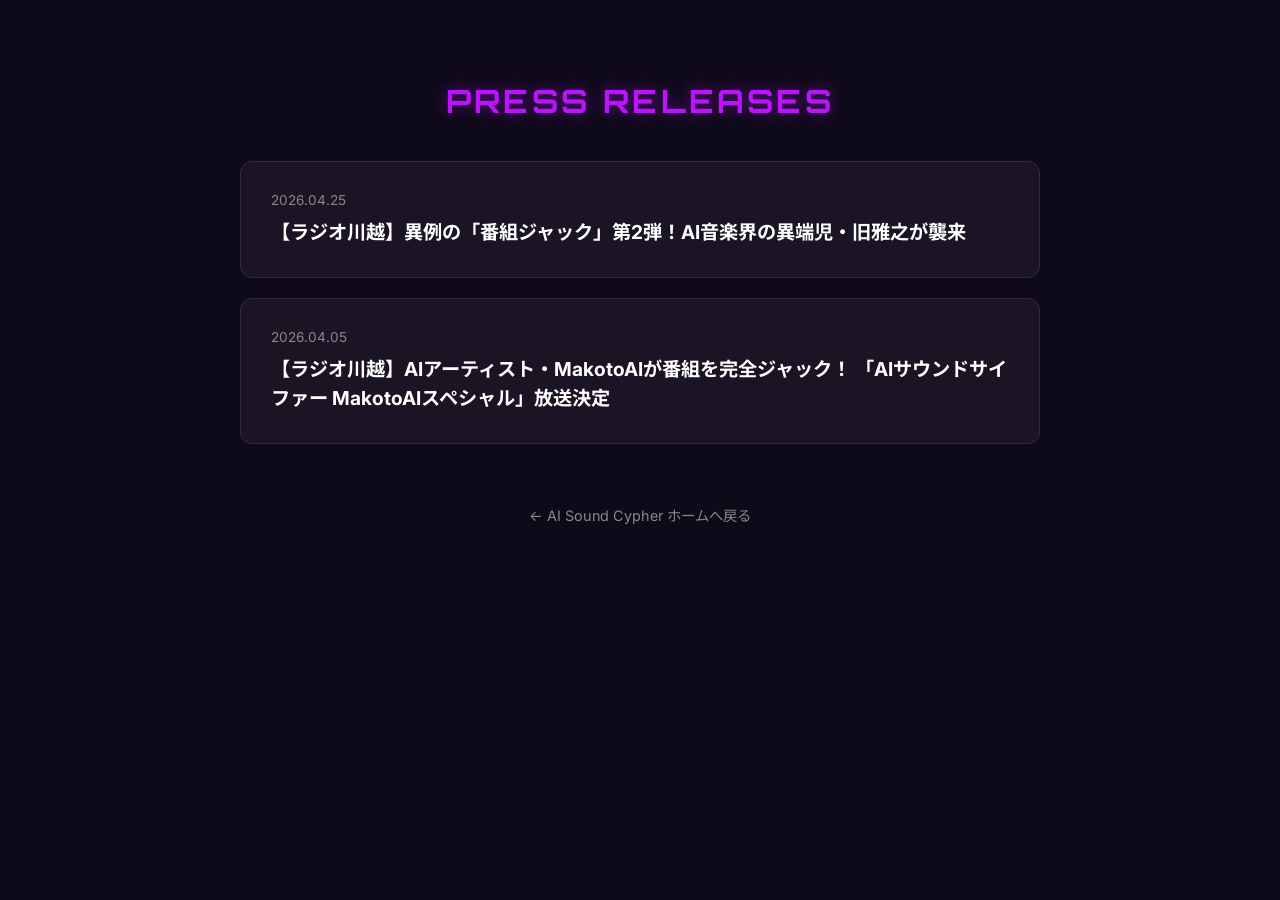
<file: pr/index.html>
<!DOCTYPE html>
<html lang="ja">
<head>
    <meta charset="UTF-8">
    <meta name="viewport" content="width=device-width, initial-scale=1.0">
    <title>プレスリリース一覧 | AI Sound Cypher</title>
    <!-- Google Fonts -->
    <link rel="preconnect" href="https://fonts.googleapis.com">
    <link rel="preconnect" href="https://fonts.gstatic.com" crossorigin>
    <link href="https://fonts.googleapis.com/css2?family=Orbitron:wght@400;700&family=Inter:wght@400;600&family=Noto+Sans+JP:wght@400;700&display=swap" rel="stylesheet">
    <link rel="icon" type="image/png" href="../asc-logo.png">
    <style>
        :root {
            --primary: #bc13fe;
            --bg: #0f0a1a;
            --surface: #1a1425;
            --text: #ffffff;
        }
        body {
            font-family: 'Inter', 'Noto Sans JP', sans-serif;
            background-color: var(--bg);
            color: var(--text);
            margin: 0;
            padding: 0;
            min-height: 100vh;
        }
        .container {
            max-width: 800px;
            margin: 0 auto;
            padding: 60px 20px;
        }
        h1 {
            font-family: 'Orbitron', sans-serif;
            text-align: center;
            margin-bottom: 40px;
            letter-spacing: 0.1em;
            color: var(--primary);
            text-shadow: 0 0 15px rgba(188, 19, 254, 0.5);
        }
        .pr-list {
            display: flex;
            flex-direction: column;
            gap: 20px;
        }
        .pr-item {
            background-color: var(--surface);
            padding: 30px;
            border-radius: 12px;
            text-decoration: none;
            color: inherit;
            border: 1px solid #332a40;
            transition: all 0.3s ease;
        }
        .pr-item:hover {
            transform: translateY(-5px);
            border-color: var(--primary);
            box-shadow: 0 10px 30px rgba(188, 19, 254, 0.2);
        }
        .date {
            font-size: 0.85rem;
            color: #888;
            margin-bottom: 10px;
            display: block;
        }
        .title {
            font-size: 1.2rem;
            font-weight: 700;
            line-height: 1.5;
        }
        .back-home {
            display: block;
            text-align: center;
            margin-top: 60px;
            color: #888;
            text-decoration: none;
            font-size: 0.9rem;
        }
        .back-home:hover {
            color: var(--primary);
        }
    </style>
</head>
<body>
    <div class="container">
        <h1>PRESS RELEASES</h1>
        <div class="pr-list">
            <a href="/ai-sound-cypher/pr/vol2.html" class="pr-item">
                <span class="date">2026.04.25</span>
                <div class="title">【ラジオ川越】異例の「番組ジャック」第2弾！AI音楽界の異端児・旧雅之が襲来</div>
            </a>
            <a href="/ai-sound-cypher/pr/vol1.html" class="pr-item">
                <span class="date">2026.04.05</span>
                <div class="title">【ラジオ川越】AIアーティスト・MakotoAIが番組を完全ジャック！ 「AIサウンドサイファー MakotoAIスペシャル」放送決定</div>
            </a>
        </div>
        <a href="/ai-sound-cypher/" class="back-home">← AI Sound Cypher ホームへ戻る</a>
    </div>
</body>
</html>
</file>
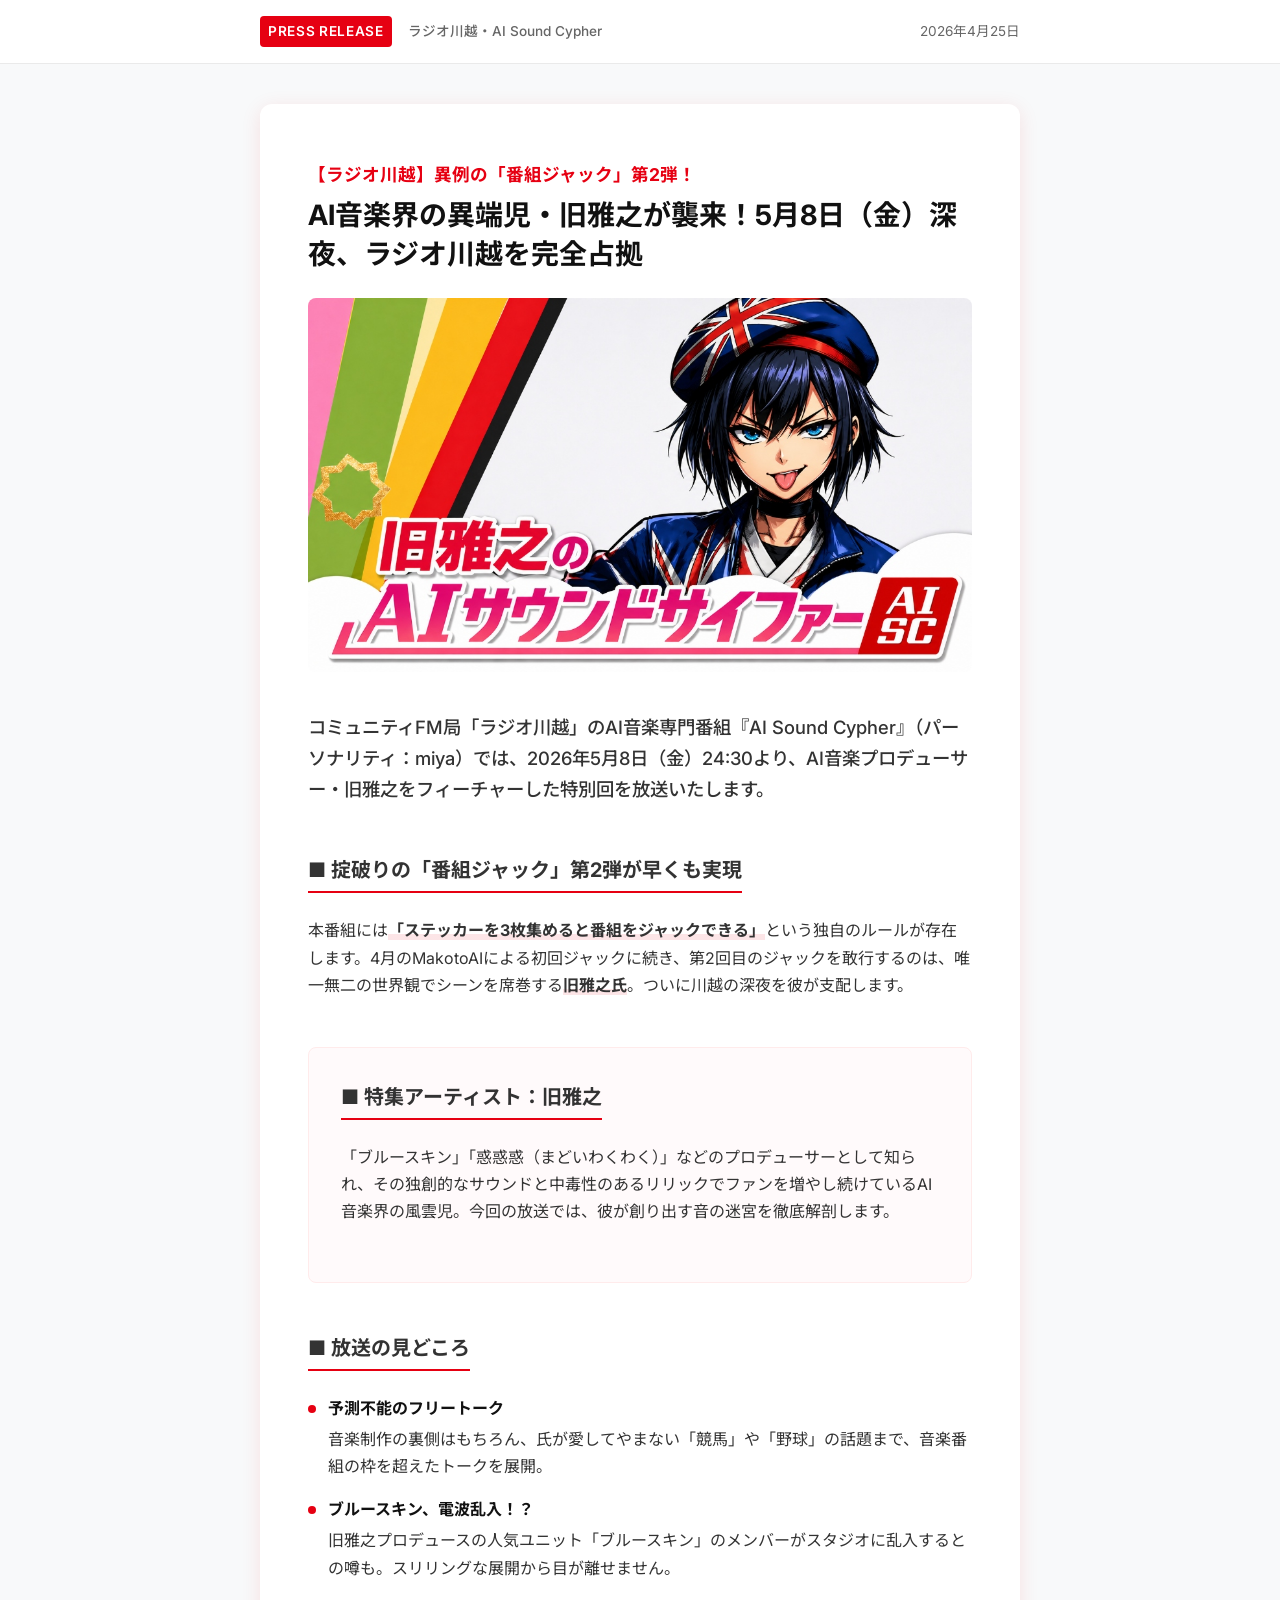
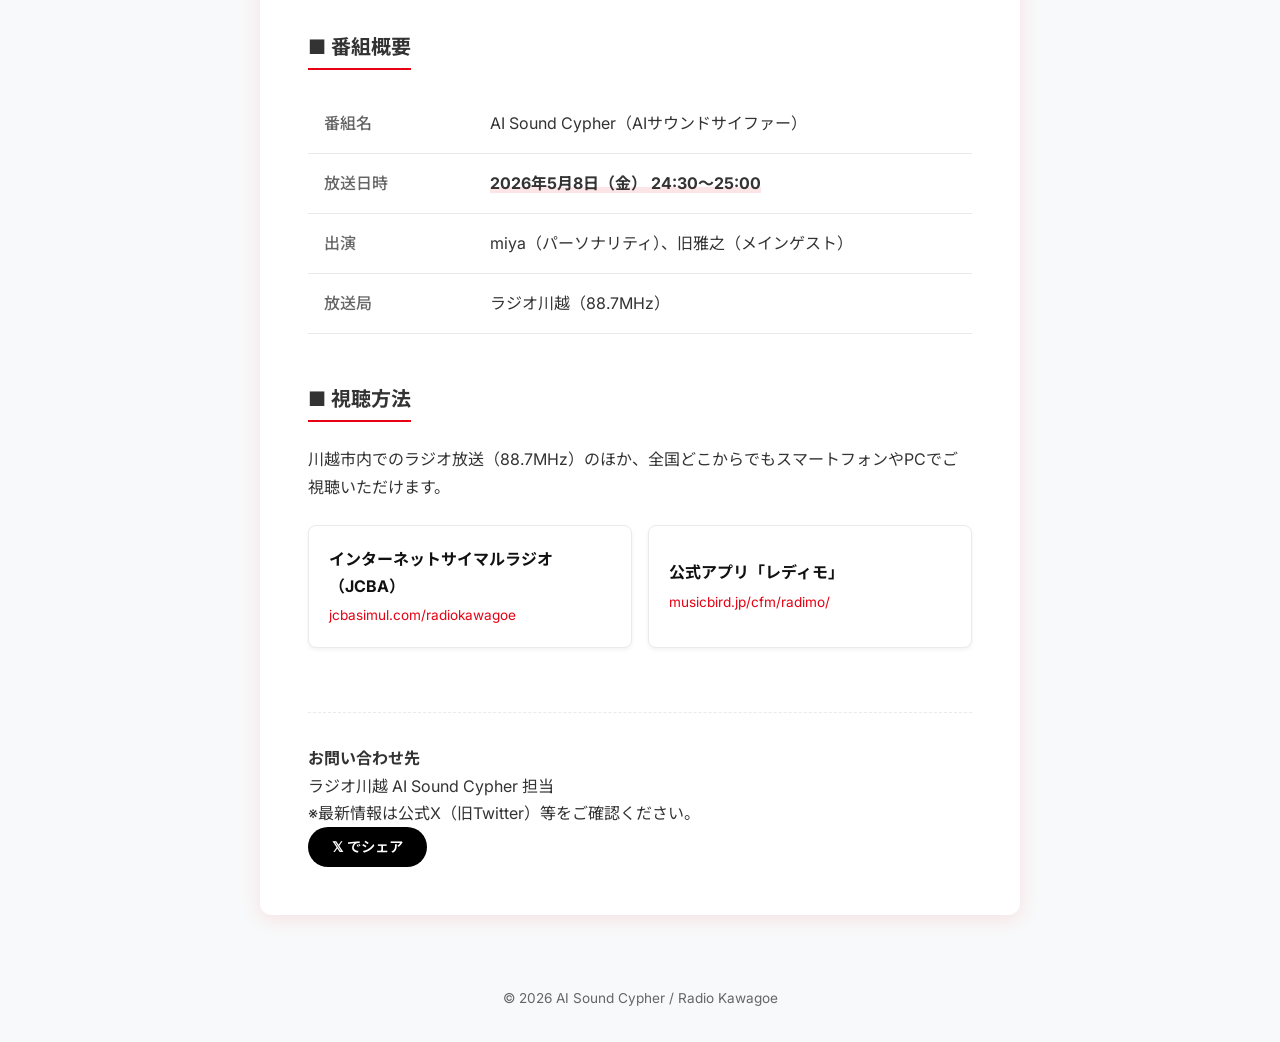
<file: pr/vol2.html>
<!DOCTYPE html>
<html lang="ja">
<head>
    <meta charset="UTF-8">
    <meta name="viewport" content="width=device-width, initial-scale=1.0">
    <title>【ラジオ川越】異例の「番組ジャック」第2弾！AI音楽界の異端児・旧雅之が襲来 | AI Sound Cypher</title>
    <!-- Google Fonts -->
    <link rel="preconnect" href="https://fonts.googleapis.com">
    <link rel="preconnect" href="https://fonts.gstatic.com" crossorigin>
    <link href="https://fonts.googleapis.com/css2?family=Inter:wght@400;600;800&family=Noto+Sans+JP:wght@400;500;700;900&display=swap" rel="stylesheet">
    <link rel="icon" type="image/png" href="./assets/favicon.png">
    <link rel="stylesheet" href="style-vol2.css">
</head>
<body>

    <header class="pr-header">
        <div class="container">
            <div class="pr-header-inner">
                <span class="pr-label">PRESS RELEASE</span>
                <span class="pr-company">ラジオ川越・AI Sound Cypher</span>
                <span class="pr-date">2026年4月25日</span>
            </div>
        </div>
    </header>

    <main class="container">
        <article class="pr-article">
            
            <header class="article-header">
                <h1 class="article-title">
                    <span class="title-catch">【ラジオ川越】異例の「番組ジャック」第2弾！</span>
                    <br>AI音楽界の異端児・旧雅之が襲来！5月8日（金）深夜、ラジオ川越を完全占拠
                </h1>
                
                <figure class="main-visual">
                    <img src="./assets/kyumasa-visual.png" alt="AI音楽プロデューサー 旧雅之">
                </figure>
            </header>

            <div class="article-body">
                <p class="lead">
                    コミュニティFM局「ラジオ川越」のAI音楽専門番組『AI Sound Cypher』（パーソナリティ：miya）では、2026年5月8日（金）24:30より、AI音楽プロデューサー・旧雅之をフィーチャーした特別回を放送いたします。
                </p>

                <section class="info-section">
                    <h2 class="section-title">■ 掟破りの「番組ジャック」第2弾が早くも実現</h2>
                    <p>
                        本番組には<strong>「ステッカーを3枚集めると番組をジャックできる」</strong>という独自のルールが存在します。4月のMakotoAIによる初回ジャックに続き、第2回目のジャックを敢行するのは、唯一無二の世界観でシーンを席巻する<strong>旧雅之氏</strong>。ついに川越の深夜を彼が支配します。
                    </p>
                </section>

                <section class="info-section highlight">
                    <h2 class="section-title">■ 特集アーティスト：旧雅之</h2>
                    <p>
                        「ブルースキン」「惑惑惑（まどいわくわく）」などのプロデューサーとして知られ、その独創的なサウンドと中毒性のあるリリックでファンを増やし続けているAI音楽界の風雲児。今回の放送では、彼が創り出す音の迷宮を徹底解剖します。
                    </p>
                </section>

                <section class="info-section">
                    <h2 class="section-title">■ 放送の見どころ</h2>
                    <ul class="feature-list">
                        <li>
                            <span class="feature-title">予測不能のフリートーク</span>
                            音楽制作の裏側はもちろん、氏が愛してやまない「競馬」や「野球」の話題まで、音楽番組の枠を超えたトークを展開。
                        </li>
                        <li>
                            <span class="feature-title">ブルースキン、電波乱入！？</span>
                            旧雅之プロデュースの人気ユニット「ブルースキン」のメンバーがスタジオに乱入するとの噂も。スリリングな展開から目が離せません。
                        </li>
                    </ul>
                </section>

                <section class="info-section">
                    <h2 class="section-title">■ 番組概要</h2>
                    <table class="info-table">
                        <tbody>
                            <tr>
                                <th>番組名</th>
                                <td>AI Sound Cypher（AIサウンドサイファー）</td>
                            </tr>
                            <tr>
                                <th>放送日時</th>
                                <td><strong>2026年5月8日（金） 24:30～25:00</strong></td>
                            </tr>
                            <tr>
                                <th>出演</th>
                                <td>miya（パーソナリティ）、旧雅之（メインゲスト）</td>
                            </tr>
                            <tr>
                                <th>放送局</th>
                                <td>ラジオ川越（88.7MHz）</td>
                            </tr>
                        </tbody>
                    </table>
                </section>

                <section class="info-section">
                    <h2 class="section-title">■ 視聴方法</h2>
                    <p>川越市内でのラジオ放送（88.7MHz）のほか、全国どこからでもスマートフォンやPCでご視聴いただけます。</p>
                    <div class="link-cards">
                        <a href="https://www.jcbasimul.com/radiokawagoe" target="_blank" class="link-card">
                            <div class="link-content">
                                <span class="link-label">インターネットサイマルラジオ（JCBA）</span>
                                <span class="link-url">jcbasimul.com/radiokawagoe</span>
                            </div>
                        </a>
                        <a href="https://musicbird.jp/cfm/radimo/" target="_blank" class="link-card">
                            <div class="link-content">
                                <span class="link-label">公式アプリ「レディモ」</span>
                                <span class="link-url">musicbird.jp/cfm/radimo/</span>
                            </div>
                        </a>
                    </div>
                </section>

            </div>
            
            <footer class="article-footer">
                <div class="share-area">
                    <div class="contact-info">
                        <p><strong>お問い合わせ先</strong><br>
                        ラジオ川越 AI Sound Cypher 担当<br>
                        ※最新情報は公式X（旧Twitter）等をご確認ください。
                        </p>
                    </div>
                    <div class="share-buttons">
                        <a href="https://x.com/intent/tweet?text=【ラジオ川越】異例の「番組ジャック」第2弾！AI音楽界の異端児・旧雅之が襲来！5月8日（金）深夜、ラジオ川越を完全占拠&url=https://aisoundcypher.coedo-music.jp/pr/vol2.html" target="_blank" class="btn-share">𝕏 でシェア</a>
                    </div>
                </div>
            </footer>
        </article>
    </main>

    <footer class="site-footer">
        <p>&copy; 2026 AI Sound Cypher / Radio Kawagoe</p>
    </footer>

</body>
</html>
</file>
<file: pr/style-vol2.css>
:root {
    --primary-color: #e60012; /* Matching the red in the provided image */
    --primary-hover: #c4000f;
    --text-main: #333333;
    --text-light: #666666;
    --bg-body: #f8f9fa;
    --bg-surface: #ffffff;
    --border-color: #eaeaea;
    --font-sans: 'Inter', 'Noto Sans JP', sans-serif;
    --radius-sm: 4px;
    --radius-md: 8px;
    --radius-lg: 12px;
    --shadow-sm: 0 2px 4px rgba(0,0,0,0.05);
    --shadow-md: 0 4px 20px rgba(230, 0, 18, 0.1);
}

* {
    margin: 0;
    padding: 0;
    box-sizing: border-box;
}

body {
    font-family: var(--font-sans);
    color: var(--text-main);
    background-color: var(--bg-body);
    line-height: 1.7;
    -webkit-font-smoothing: antialiased;
}

.container {
    max-width: 800px;
    margin: 0 auto;
    padding: 0 20px;
}

/* Header */
.pr-header {
    background-color: var(--bg-surface);
    border-bottom: 1px solid var(--border-color);
    padding: 16px 0;
    position: sticky;
    top: 0;
    z-index: 100;
}

.pr-header-inner {
    display: flex;
    align-items: center;
    gap: 16px;
    font-size: 0.85rem;
}

.pr-label {
    background-color: var(--primary-color);
    color: #fff;
    padding: 4px 8px;
    border-radius: var(--radius-sm);
    font-weight: 600;
    letter-spacing: 0.05em;
}

.pr-company {
    font-weight: 500;
    color: var(--text-light);
}

.pr-date {
    margin-left: auto;
    color: var(--text-light);
}

/* Main Article */
.pr-article {
    background-color: var(--bg-surface);
    margin: 40px 0;
    padding: 48px;
    border-radius: var(--radius-lg);
    box-shadow: var(--shadow-md);
}

.article-header {
    margin-bottom: 40px;
}

.article-title {
    font-size: 1.75rem;
    font-weight: 700;
    line-height: 1.4;
    margin-bottom: 24px;
    color: #111;
}

.title-catch {
    color: var(--primary-color);
    font-size: 1.1rem;
    display: inline-block;
    margin-bottom: 8px;
}

.main-visual {
    margin-top: 24px;
    border-radius: var(--radius-md);
    overflow: hidden;
    background-color: #f0f0f0;
}

.main-visual img {
    width: 100%;
    height: auto;
    display: block;
    object-fit: cover;
}

/* Article Body */
.article-body .lead {
    font-size: 1.15rem;
    font-weight: 500;
    margin-bottom: 32px;
}

.article-body p {
    margin-bottom: 24px;
}

.article-body strong {
    background: linear-gradient(transparent 70%, rgba(230, 0, 18, 0.1) 70%);
}

.info-section {
    margin-top: 48px;
}

.info-section.highlight {
    background-color: #fffafb;
    padding: 32px;
    border-radius: var(--radius-md);
    border: 1px solid #ffebeb;
}

.section-title {
    font-size: 1.25rem;
    font-weight: 700;
    margin-bottom: 24px;
    border-bottom: 2px solid var(--primary-color);
    display: inline-block;
    padding-bottom: 4px;
}

/* Feature List */
.feature-list {
    list-style: none;
}

.feature-list li {
    position: relative;
    padding-left: 20px;
    margin-bottom: 16px;
}

.feature-list li::before {
    content: '';
    position: absolute;
    left: 0;
    top: 10px;
    width: 8px;
    height: 8px;
    background-color: var(--primary-color);
    border-radius: 50%;
}

.feature-title {
    display: block;
    font-weight: 700;
    color: #111;
    margin-bottom: 4px;
}

/* Info Table */
.info-table {
    width: 100%;
    border-collapse: collapse;
}

.info-table th, .info-table td {
    padding: 16px;
    border-bottom: 1px solid var(--border-color);
    text-align: left;
    vertical-align: top;
}

.info-table th {
    width: 25%;
    font-weight: 500;
    color: var(--text-light);
    white-space: nowrap;
}

/* Link Cards */
.link-cards {
    display: grid;
    grid-template-columns: repeat(auto-fit, minmax(280px, 1fr));
    gap: 16px;
    margin-top: 24px;
}

.link-card {
    display: flex;
    align-items: center;
    justify-content: space-between;
    padding: 20px;
    background-color: #fff;
    border: 1px solid var(--border-color);
    border-radius: var(--radius-md);
    text-decoration: none;
    color: inherit;
    transition: all 0.2s ease;
    box-shadow: var(--shadow-sm);
}

.link-card:hover {
    border-color: var(--primary-color);
    transform: translateY(-2px);
    box-shadow: var(--shadow-md);
}

.link-content {
    display: flex;
    flex-direction: column;
}

.link-label {
    font-weight: 700;
    color: #111;
    margin-bottom: 4px;
}

.link-url {
    font-size: 0.85rem;
    color: var(--primary-color);
}

/* Footer */
.article-footer {
    margin-top: 64px;
    padding-top: 32px;
    border-top: 1px dashed var(--border-color);
    display: flex;
    justify-content: space-between;
    align-items: center;
}

.btn-share {
    display: inline-block;
    padding: 8px 24px;
    border-radius: 20px;
    text-decoration: none;
    font-weight: 600;
    font-size: 0.9rem;
    transition: opacity 0.2s;
    background-color: #000;
    color: #fff;
}

.site-footer {
    text-align: center;
    padding: 32px;
    color: var(--text-light);
    font-size: 0.85rem;
}

/* Responsive */
@media (max-width: 600px) {
    .pr-article {
        margin: 20px 0;
        padding: 24px;
    }
    
    .article-title {
        font-size: 1.4rem;
    }
    
    .pr-header-inner {
        flex-wrap: wrap;
    }

    .pr-date {
        margin-left: 0;
    }
    
    .info-table th, .info-table td {
        display: block;
        width: 100%;
    }
    
    .info-table th {
        padding-bottom: 4px;
        border-bottom: none;
    }
    
    .article-footer {
        flex-direction: column;
        align-items: flex-start;
        gap: 16px;
    }
}
</file>
